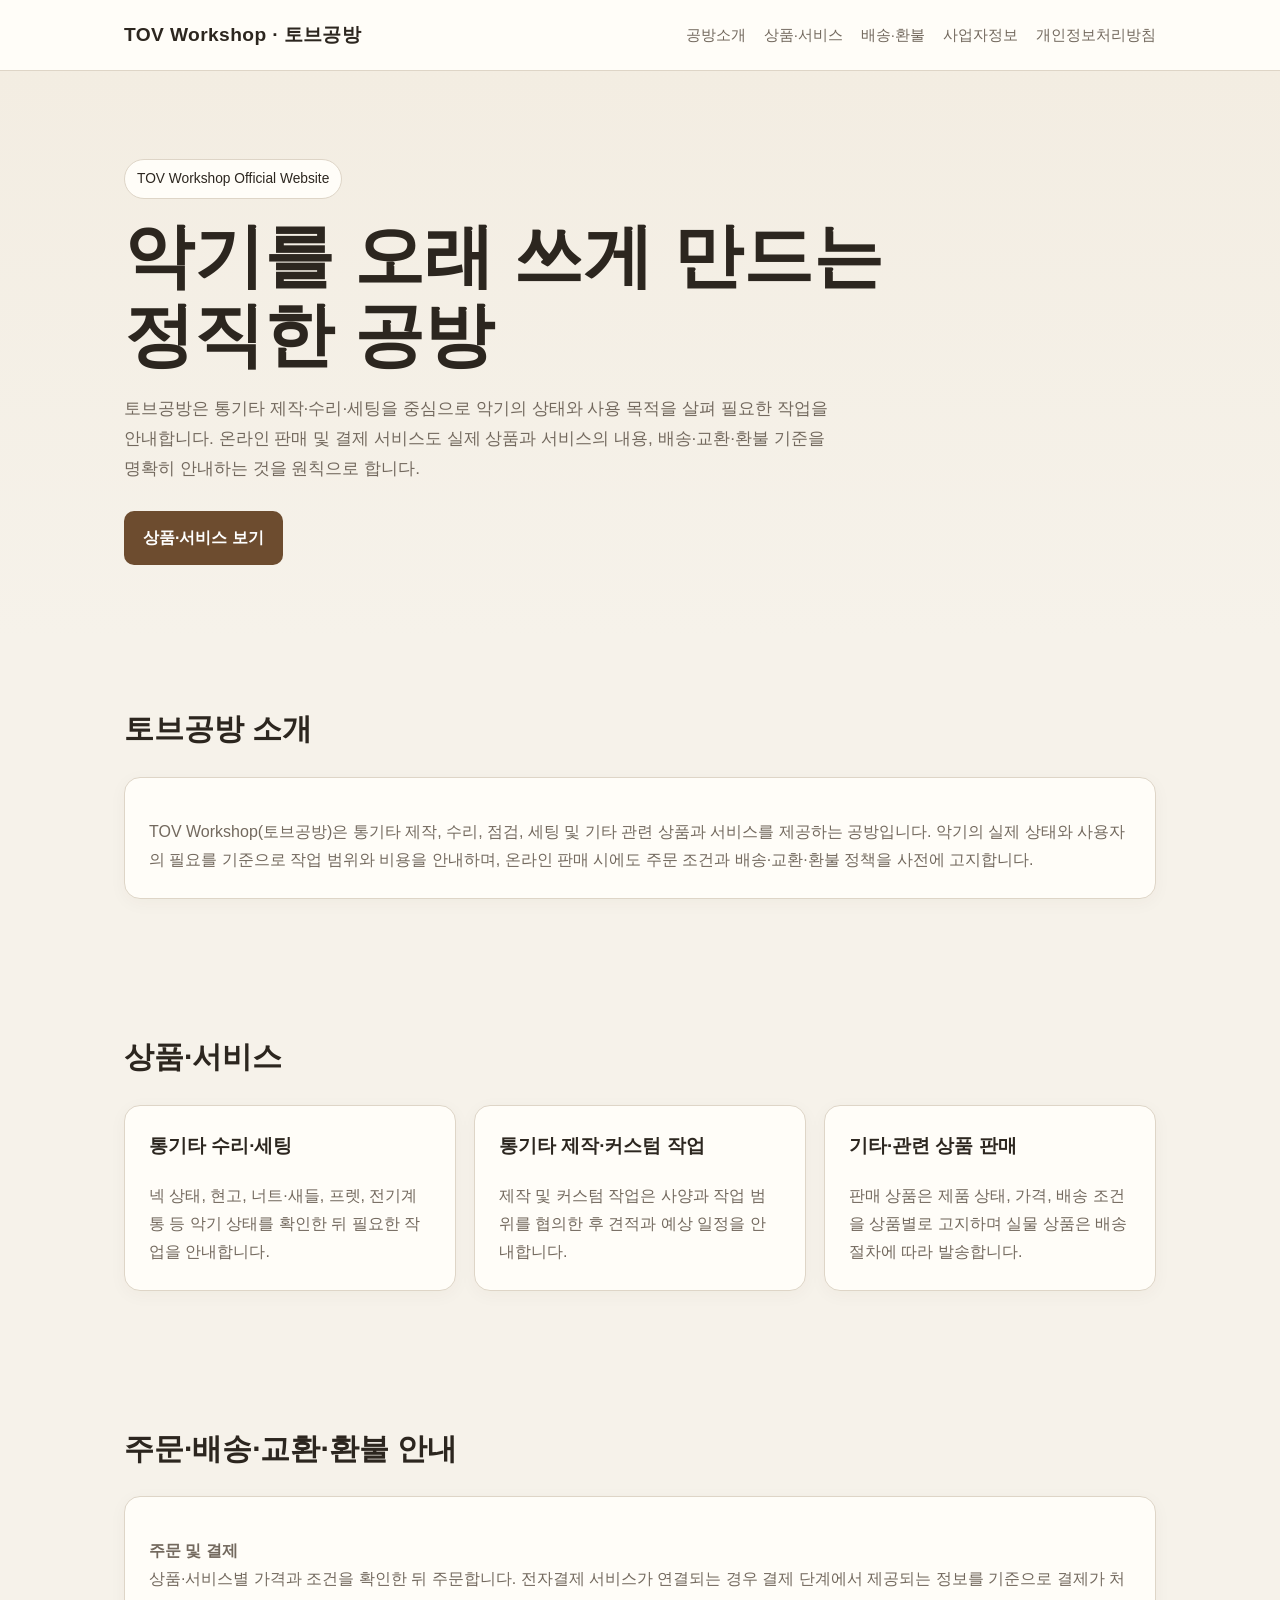
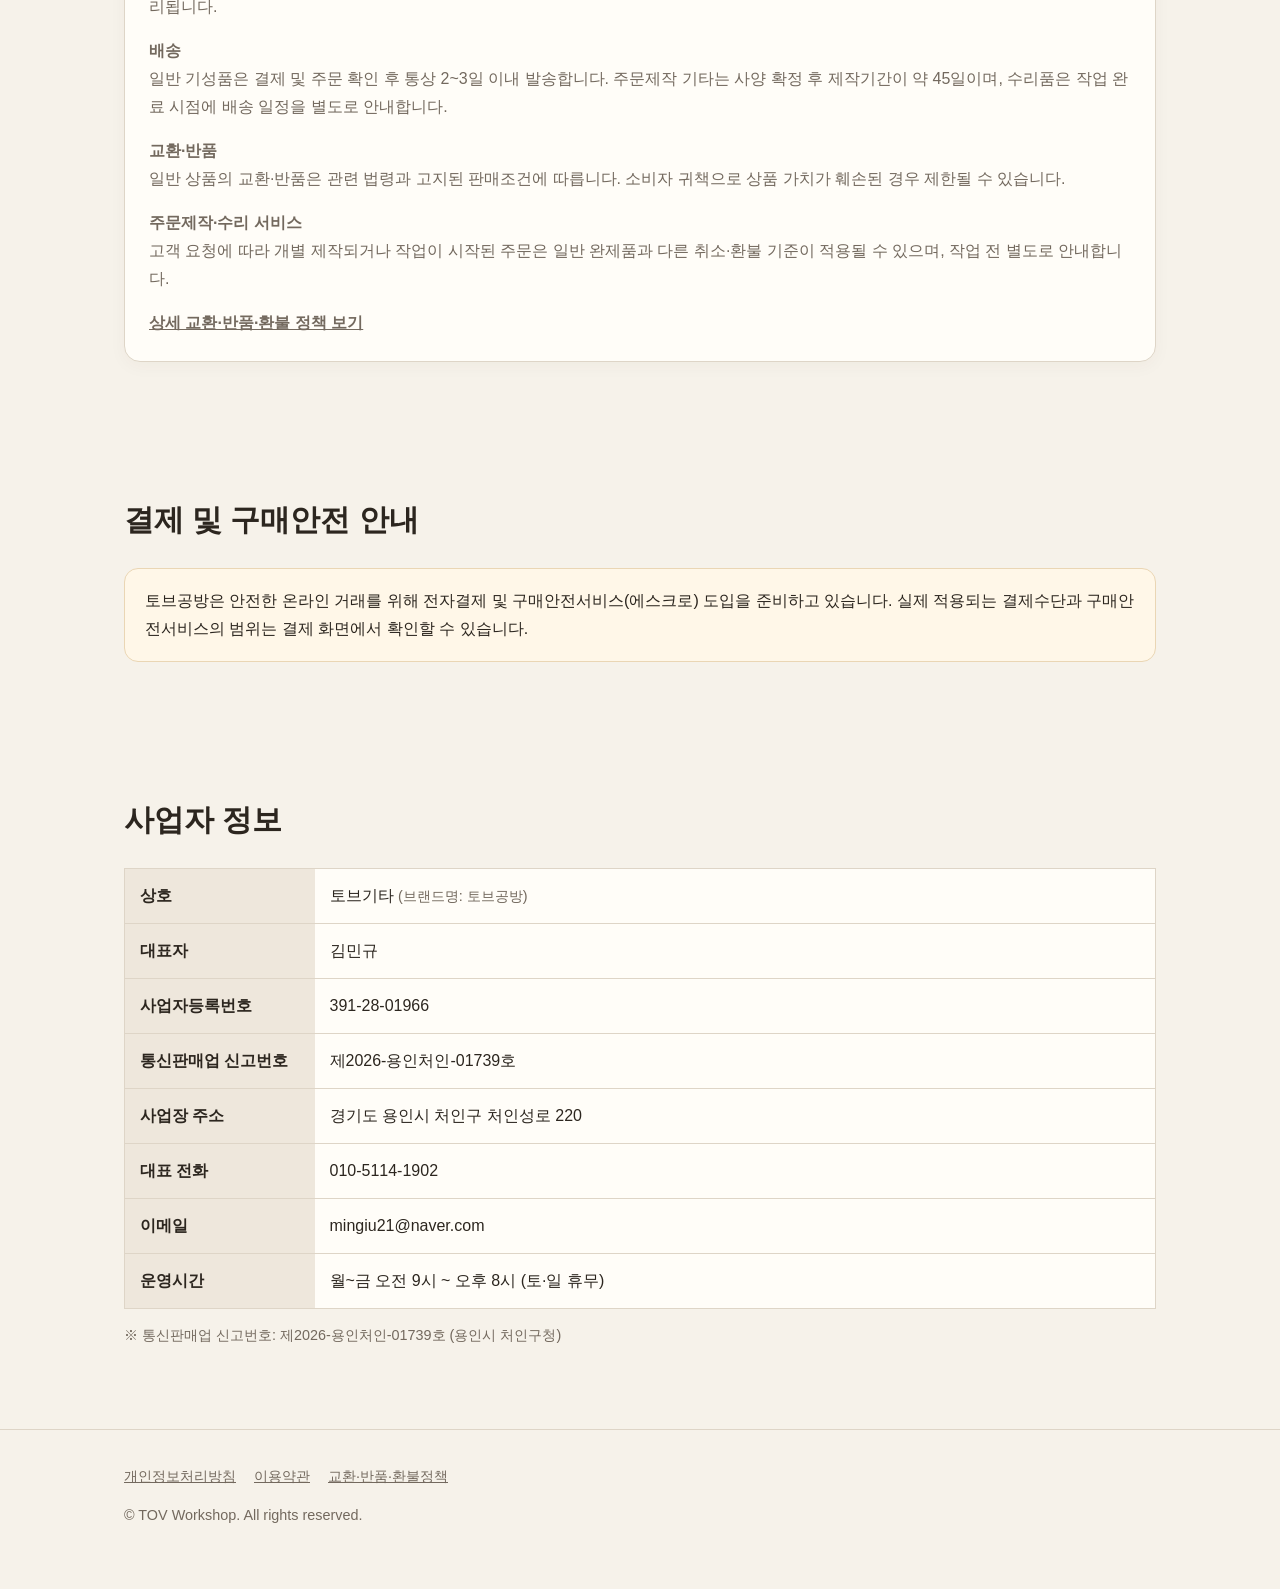
<file: index.html>
<!doctype html>
<html lang="ko">
<head>
<meta charset="utf-8">
<meta name="viewport" content="width=device-width,initial-scale=1">
<title>TOV Workshop | 토브공방</title>
<meta name="description" content="토브공방 공식 홈페이지. 통기타 제작, 수리, 세팅 및 관련 상품·서비스 안내.">
<link rel="stylesheet" href="style.css">
</head>
<body>
<header>
  <div class="wrap nav">
    <div class="brand">TOV Workshop · 토브공방</div>
    <nav class="navlinks">
      <a href="#about">공방소개</a>
      <a href="#service">상품·서비스</a>
      <a href="#guide">배송·환불</a>
      <a href="#business">사업자정보</a>
      <a href="privacy.html">개인정보처리방침</a>
    </nav>
  </div>
</header>

<main>
<section class="hero">
  <div class="wrap">
    <span class="badge">TOV Workshop Official Website</span>
    <h1>악기를 오래 쓰게 만드는<br>정직한 공방</h1>
    <p>
      토브공방은 통기타 제작·수리·세팅을 중심으로 악기의 상태와 사용 목적을 살펴
      필요한 작업을 안내합니다. 온라인 판매 및 결제 서비스도 실제 상품과 서비스의
      내용, 배송·교환·환불 기준을 명확히 안내하는 것을 원칙으로 합니다.
    </p>
    <a class="cta" href="#service">상품·서비스 보기</a>
  </div>
</section>

<section id="about">
  <div class="wrap">
    <h2>토브공방 소개</h2>
    <div class="card">
      <p>
        TOV Workshop(토브공방)은 통기타 제작, 수리, 점검, 세팅 및 기타 관련 상품과
        서비스를 제공하는 공방입니다. 악기의 실제 상태와 사용자의 필요를 기준으로
        작업 범위와 비용을 안내하며, 온라인 판매 시에도 주문 조건과 배송·교환·환불
        정책을 사전에 고지합니다.
      </p>
    </div>
  </div>
</section>

<section id="service">
  <div class="wrap">
    <h2>상품·서비스</h2>
    <div class="grid">
      <article class="card">
        <h3>통기타 수리·세팅</h3>
        <p>넥 상태, 현고, 너트·새들, 프렛, 전기계통 등 악기 상태를 확인한 뒤 필요한 작업을 안내합니다.</p>
      </article>
      <article class="card">
        <h3>통기타 제작·커스텀 작업</h3>
        <p>제작 및 커스텀 작업은 사양과 작업 범위를 협의한 후 견적과 예상 일정을 안내합니다.</p>
      </article>
      <article class="card">
        <h3>기타·관련 상품 판매</h3>
        <p>판매 상품은 제품 상태, 가격, 배송 조건을 상품별로 고지하며 실물 상품은 배송 절차에 따라 발송합니다.</p>
      </article>
    </div>
  </div>
</section>

<section id="guide">
  <div class="wrap">
    <h2>주문·배송·교환·환불 안내</h2>
    <div class="card">
      <p><strong>주문 및 결제</strong><br>
      상품·서비스별 가격과 조건을 확인한 뒤 주문합니다. 전자결제 서비스가 연결되는 경우 결제 단계에서 제공되는 정보를 기준으로 결제가 처리됩니다.</p>
      <p><strong>배송</strong><br>
      일반 기성품은 결제 및 주문 확인 후 통상 2~3일 이내 발송합니다. 주문제작 기타는 사양 확정 후 제작기간이 약 45일이며, 수리품은 작업 완료 시점에 배송 일정을 별도로 안내합니다.</p>
      <p><strong>교환·반품</strong><br>
      일반 상품의 교환·반품은 관련 법령과 고지된 판매조건에 따릅니다. 소비자 귀책으로 상품 가치가 훼손된 경우 제한될 수 있습니다.</p>
      <p><strong>주문제작·수리 서비스</strong><br>
      고객 요청에 따라 개별 제작되거나 작업이 시작된 주문은 일반 완제품과 다른 취소·환불 기준이 적용될 수 있으며, 작업 전 별도로 안내합니다.</p>
      <p><a href="refund.html"><strong>상세 교환·반품·환불 정책 보기</strong></a></p>
    </div>
  </div>
</section>

<section id="escrow">
  <div class="wrap">
    <h2>결제 및 구매안전 안내</h2>
    <div class="notice">
      토브공방은 안전한 온라인 거래를 위해 전자결제 및 구매안전서비스(에스크로) 도입을 준비하고 있습니다.
      실제 적용되는 결제수단과 구매안전서비스의 범위는 결제 화면에서 확인할 수 있습니다.
    </div>
  </div>
</section>

<section id="business">
  <div class="wrap">
    <h2>사업자 정보</h2>
    <table class="info">
      <tr><th>상호</th><td>토브기타 <span class="small">(브랜드명: 토브공방)</span></td></tr>
      <tr><th>대표자</th><td>김민규</td></tr>
      <tr><th>사업자등록번호</th><td>391-28-01966</td></tr>
      <tr><th>통신판매업 신고번호</th><td>제2026-용인처인-01739호</td></tr>
      <tr><th>사업장 주소</th><td>경기도 용인시 처인구 처인성로 220</td></tr>
      <tr><th>대표 전화</th><td>010-5114-1902</td></tr>
      <tr><th>이메일</th><td>mingiu21@naver.com</td></tr>
      <tr><th>운영시간</th><td>월~금 오전 9시 ~ 오후 8시 (토·일 휴무)</td></tr>
    </table>
    <p class="small">※ 통신판매업 신고번호: 제2026-용인처인-01739호 (용인시 처인구청)</p>
  </div>
</section>
</main>

<footer>
  <div class="wrap">
    <div>
      <a href="privacy.html">개인정보처리방침</a>
      <a href="terms.html">이용약관</a>
      <a href="refund.html">교환·반품·환불정책</a>
    </div>
    <p>© TOV Workshop. All rights reserved.</p>
  </div>
</footer>
</body>
</html>
</file>
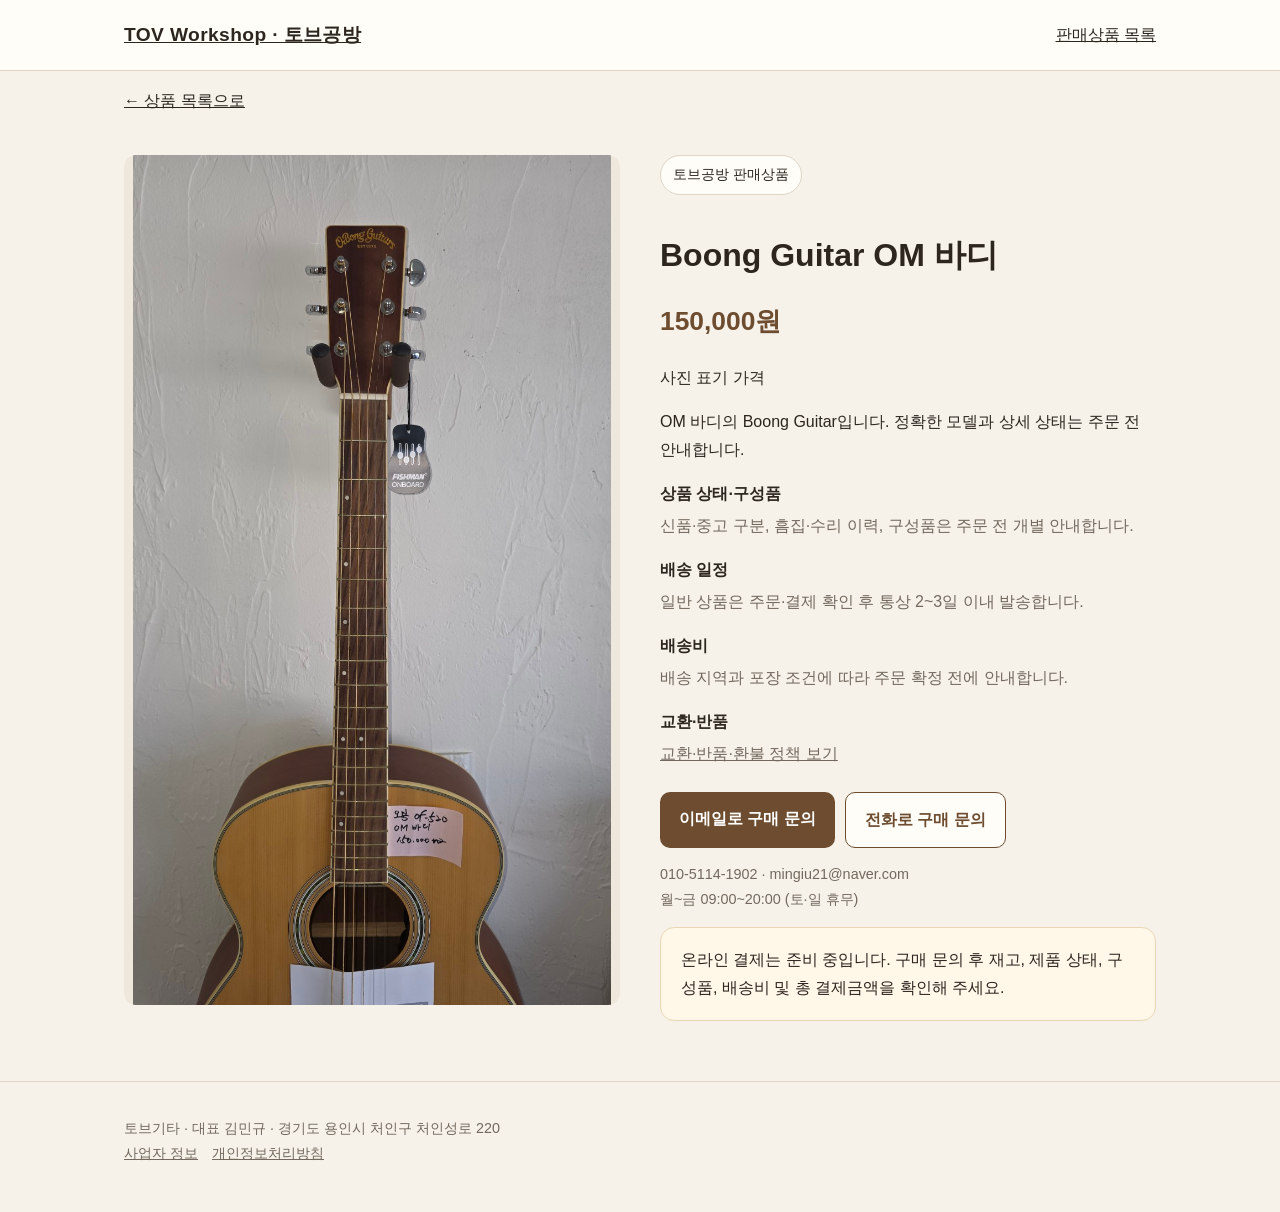
<file: boong-om.html>
<!doctype html><html lang="ko"><head><meta charset="utf-8"><meta name="viewport" content="width=device-width,initial-scale=1"><title>Boong Guitar OM 바디 | 토브공방</title><link rel="stylesheet" href="style.css"></head><body><header><div class="wrap nav"><a class="brand" href="index.html">TOV Workshop · 토브공방</a><a href="index.html#products">판매상품 목록</a></div></header><main class="wrap"><p><a href="index.html#products">← 상품 목록으로</a></p><div class="product-detail"><a href="images/boong-om.jpg" aria-label="상품 원본 사진 크게 보기"><img class="detail-photo" src="images/boong-om.jpg" alt="Boong Guitar OM 바디 실제 판매 사진"></a><div><span class="badge">토브공방 판매상품</span><h1>Boong Guitar OM 바디</h1><p class="price">150,000원</p><p>사진 표기 가격</p><p>OM 바디의 Boong Guitar입니다. 정확한 모델과 상세 상태는 주문 전 안내합니다.</p><dl><dt>상품 상태·구성품</dt><dd>신품·중고 구분, 흠집·수리 이력, 구성품은 주문 전 개별 안내합니다.</dd><dt>배송 일정</dt><dd>일반 상품은 주문·결제 확인 후 통상 2~3일 이내 발송합니다.</dd><dt>배송비</dt><dd>배송 지역과 포장 조건에 따라 주문 확정 전에 안내합니다.</dd><dt>교환·반품</dt><dd><a href="refund.html">교환·반품·환불 정책 보기</a></dd></dl><div class="actions"><a class="cta" href="mailto:mingiu21@naver.com?subject=%5B%EC%83%81%ED%92%88%20%EA%B5%AC%EB%A7%A4%20%EB%AC%B8%EC%9D%98%5D%20Boong%20Guitar%20OM%20%EB%B0%94%EB%94%94%20150%2C000%EC%9B%90">이메일로 구매 문의</a><a class="cta secondary" href="tel:01051141902">전화로 구매 문의</a></div><p class="small">010-5114-1902 · mingiu21@naver.com<br>월~금 09:00~20:00 (토·일 휴무)</p><div class="notice">온라인 결제는 준비 중입니다. 구매 문의 후 재고, 제품 상태, 구성품, 배송비 및 총 결제금액을 확인해 주세요.</div></div></div></main><footer><div class="wrap">토브기타 · 대표 김민규 · 경기도 용인시 처인구 처인성로 220<br><a href="index.html#business">사업자 정보</a><a href="privacy.html">개인정보처리방침</a></div></footer></body></html>
</file>
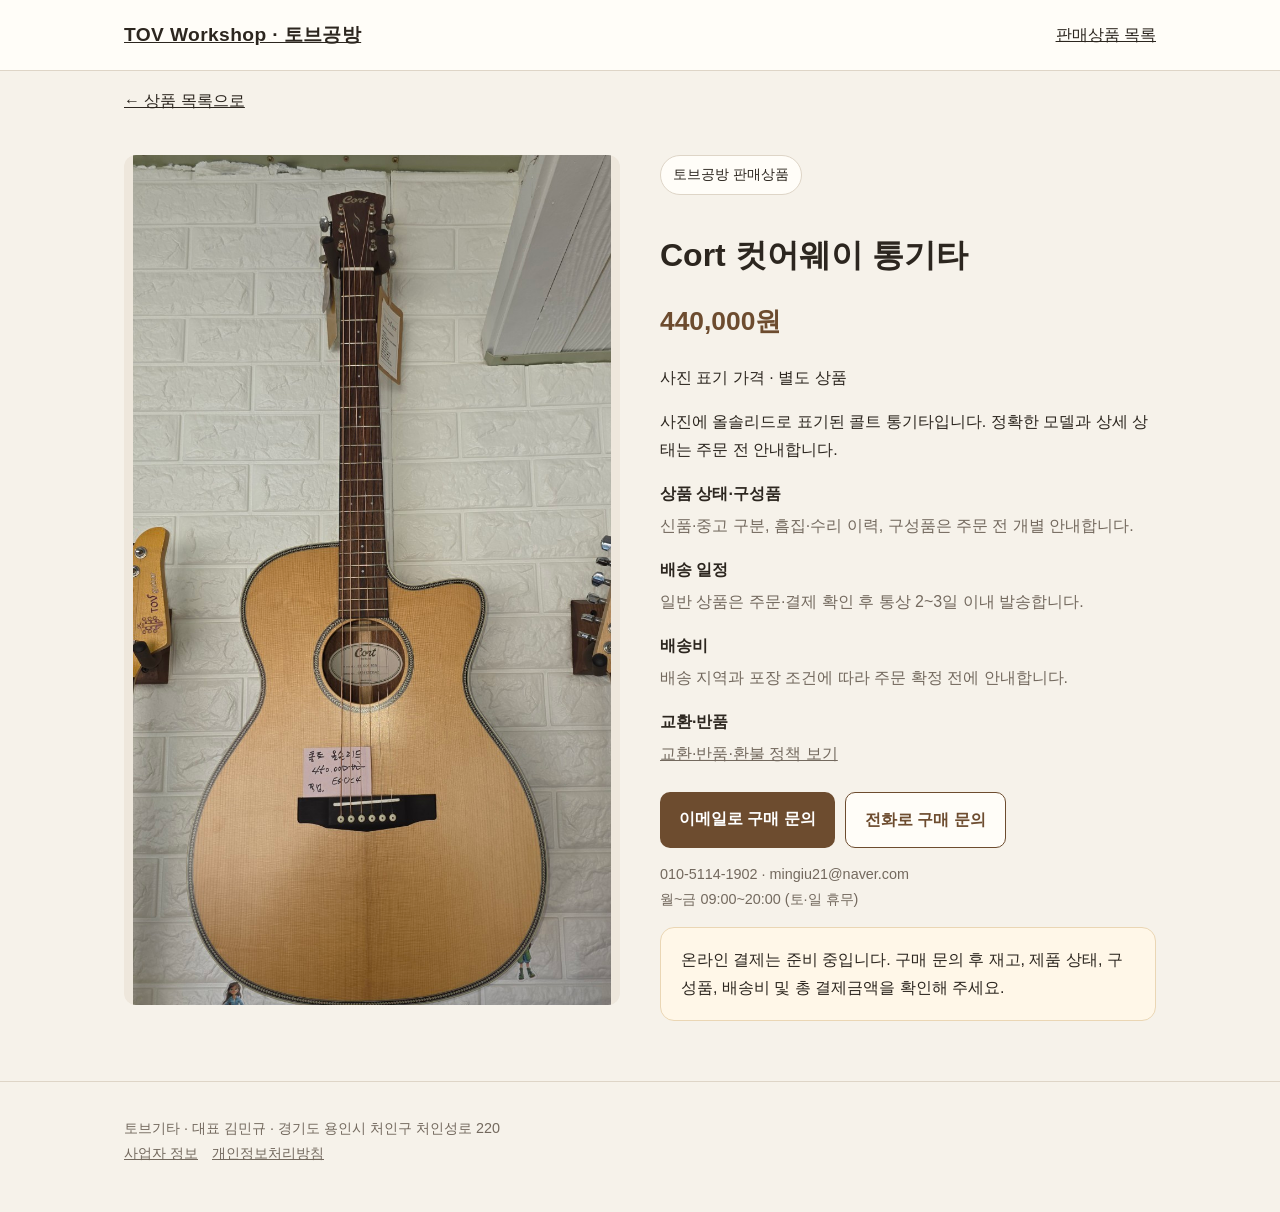
<file: cort-cutaway-44.html>
<!doctype html><html lang="ko"><head><meta charset="utf-8"><meta name="viewport" content="width=device-width,initial-scale=1"><title>Cort 컷어웨이 통기타 | 토브공방</title><link rel="stylesheet" href="style.css"></head><body><header><div class="wrap nav"><a class="brand" href="index.html">TOV Workshop · 토브공방</a><a href="index.html#products">판매상품 목록</a></div></header><main class="wrap"><p><a href="index.html#products">← 상품 목록으로</a></p><div class="product-detail"><a href="images/cort-cutaway-44.jpg" aria-label="상품 원본 사진 크게 보기"><img class="detail-photo" src="images/cort-cutaway-44.jpg" alt="Cort 컷어웨이 통기타 실제 판매 사진"></a><div><span class="badge">토브공방 판매상품</span><h1>Cort 컷어웨이 통기타</h1><p class="price">440,000원</p><p>사진 표기 가격 · 별도 상품</p><p>사진에 올솔리드로 표기된 콜트 통기타입니다. 정확한 모델과 상세 상태는 주문 전 안내합니다.</p><dl><dt>상품 상태·구성품</dt><dd>신품·중고 구분, 흠집·수리 이력, 구성품은 주문 전 개별 안내합니다.</dd><dt>배송 일정</dt><dd>일반 상품은 주문·결제 확인 후 통상 2~3일 이내 발송합니다.</dd><dt>배송비</dt><dd>배송 지역과 포장 조건에 따라 주문 확정 전에 안내합니다.</dd><dt>교환·반품</dt><dd><a href="refund.html">교환·반품·환불 정책 보기</a></dd></dl><div class="actions"><a class="cta" href="mailto:mingiu21@naver.com?subject=%5B%EC%83%81%ED%92%88%20%EA%B5%AC%EB%A7%A4%20%EB%AC%B8%EC%9D%98%5D%20Cort%20%EC%BB%B7%EC%96%B4%EC%9B%A8%EC%9D%B4%20%ED%86%B5%EA%B8%B0%ED%83%80%20440%2C000%EC%9B%90">이메일로 구매 문의</a><a class="cta secondary" href="tel:01051141902">전화로 구매 문의</a></div><p class="small">010-5114-1902 · mingiu21@naver.com<br>월~금 09:00~20:00 (토·일 휴무)</p><div class="notice">온라인 결제는 준비 중입니다. 구매 문의 후 재고, 제품 상태, 구성품, 배송비 및 총 결제금액을 확인해 주세요.</div></div></div></main><footer><div class="wrap">토브기타 · 대표 김민규 · 경기도 용인시 처인구 처인성로 220<br><a href="index.html#business">사업자 정보</a><a href="privacy.html">개인정보처리방침</a></div></footer></body></html>
</file>
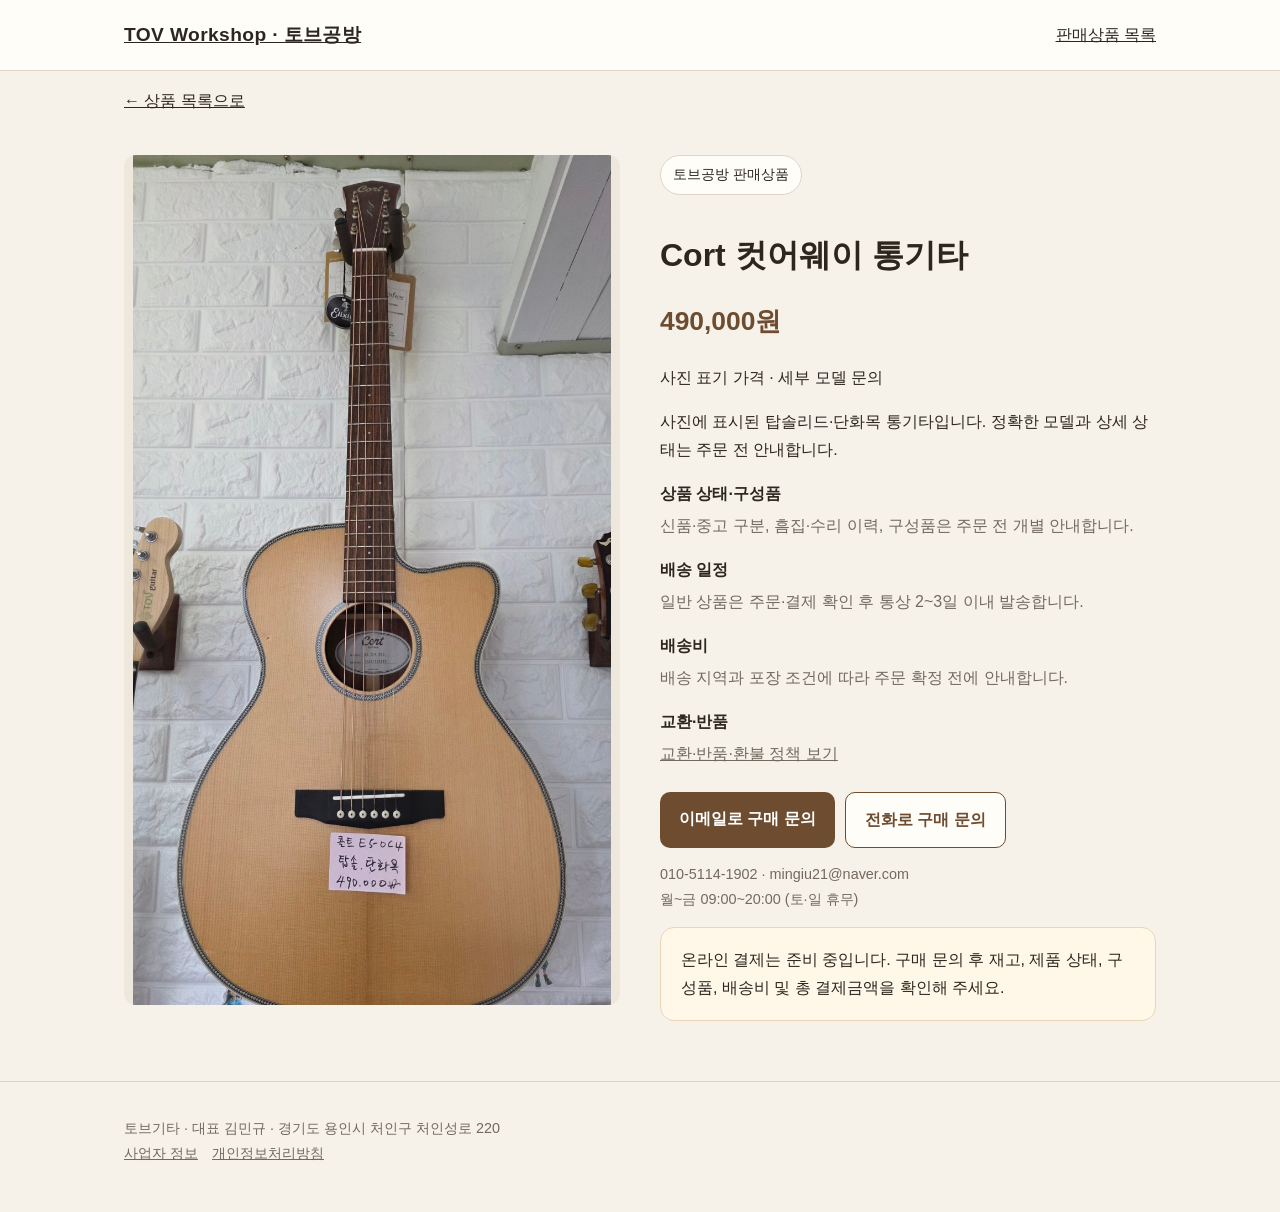
<file: cort-cutaway-49.html>
<!doctype html><html lang="ko"><head><meta charset="utf-8"><meta name="viewport" content="width=device-width,initial-scale=1"><title>Cort 컷어웨이 통기타 | 토브공방</title><link rel="stylesheet" href="style.css"></head><body><header><div class="wrap nav"><a class="brand" href="index.html">TOV Workshop · 토브공방</a><a href="index.html#products">판매상품 목록</a></div></header><main class="wrap"><p><a href="index.html#products">← 상품 목록으로</a></p><div class="product-detail"><a href="images/cort-cutaway-49.jpg" aria-label="상품 원본 사진 크게 보기"><img class="detail-photo" src="images/cort-cutaway-49.jpg" alt="Cort 컷어웨이 통기타 실제 판매 사진"></a><div><span class="badge">토브공방 판매상품</span><h1>Cort 컷어웨이 통기타</h1><p class="price">490,000원</p><p>사진 표기 가격 · 세부 모델 문의</p><p>사진에 표시된 탑솔리드·단화목 통기타입니다. 정확한 모델과 상세 상태는 주문 전 안내합니다.</p><dl><dt>상품 상태·구성품</dt><dd>신품·중고 구분, 흠집·수리 이력, 구성품은 주문 전 개별 안내합니다.</dd><dt>배송 일정</dt><dd>일반 상품은 주문·결제 확인 후 통상 2~3일 이내 발송합니다.</dd><dt>배송비</dt><dd>배송 지역과 포장 조건에 따라 주문 확정 전에 안내합니다.</dd><dt>교환·반품</dt><dd><a href="refund.html">교환·반품·환불 정책 보기</a></dd></dl><div class="actions"><a class="cta" href="mailto:mingiu21@naver.com?subject=%5B%EC%83%81%ED%92%88%20%EA%B5%AC%EB%A7%A4%20%EB%AC%B8%EC%9D%98%5D%20Cort%20%EC%BB%B7%EC%96%B4%EC%9B%A8%EC%9D%B4%20%ED%86%B5%EA%B8%B0%ED%83%80%20490%2C000%EC%9B%90">이메일로 구매 문의</a><a class="cta secondary" href="tel:01051141902">전화로 구매 문의</a></div><p class="small">010-5114-1902 · mingiu21@naver.com<br>월~금 09:00~20:00 (토·일 휴무)</p><div class="notice">온라인 결제는 준비 중입니다. 구매 문의 후 재고, 제품 상태, 구성품, 배송비 및 총 결제금액을 확인해 주세요.</div></div></div></main><footer><div class="wrap">토브기타 · 대표 김민규 · 경기도 용인시 처인구 처인성로 220<br><a href="index.html#business">사업자 정보</a><a href="privacy.html">개인정보처리방침</a></div></footer></body></html>
</file>
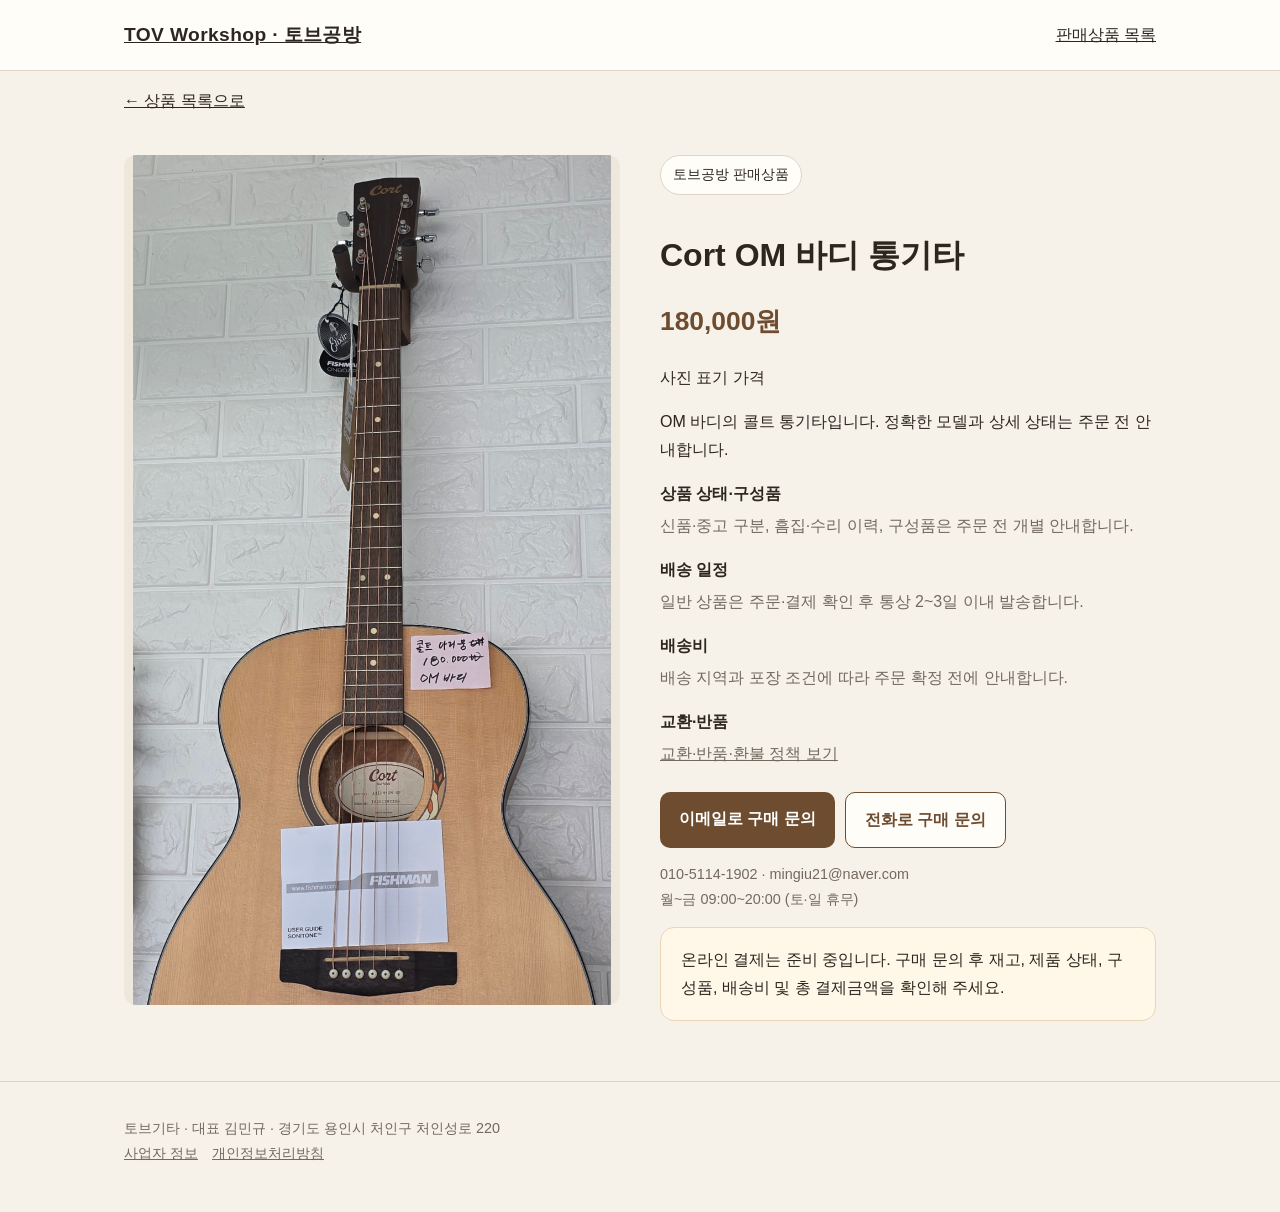
<file: cort-om.html>
<!doctype html><html lang="ko"><head><meta charset="utf-8"><meta name="viewport" content="width=device-width,initial-scale=1"><title>Cort OM 바디 통기타 | 토브공방</title><link rel="stylesheet" href="style.css"></head><body><header><div class="wrap nav"><a class="brand" href="index.html">TOV Workshop · 토브공방</a><a href="index.html#products">판매상품 목록</a></div></header><main class="wrap"><p><a href="index.html#products">← 상품 목록으로</a></p><div class="product-detail"><a href="images/cort-om.jpg" aria-label="상품 원본 사진 크게 보기"><img class="detail-photo" src="images/cort-om.jpg" alt="Cort OM 바디 통기타 실제 판매 사진"></a><div><span class="badge">토브공방 판매상품</span><h1>Cort OM 바디 통기타</h1><p class="price">180,000원</p><p>사진 표기 가격</p><p>OM 바디의 콜트 통기타입니다. 정확한 모델과 상세 상태는 주문 전 안내합니다.</p><dl><dt>상품 상태·구성품</dt><dd>신품·중고 구분, 흠집·수리 이력, 구성품은 주문 전 개별 안내합니다.</dd><dt>배송 일정</dt><dd>일반 상품은 주문·결제 확인 후 통상 2~3일 이내 발송합니다.</dd><dt>배송비</dt><dd>배송 지역과 포장 조건에 따라 주문 확정 전에 안내합니다.</dd><dt>교환·반품</dt><dd><a href="refund.html">교환·반품·환불 정책 보기</a></dd></dl><div class="actions"><a class="cta" href="mailto:mingiu21@naver.com?subject=%5B%EC%83%81%ED%92%88%20%EA%B5%AC%EB%A7%A4%20%EB%AC%B8%EC%9D%98%5D%20Cort%20OM%20%EB%B0%94%EB%94%94%20%ED%86%B5%EA%B8%B0%ED%83%80%20180%2C000%EC%9B%90">이메일로 구매 문의</a><a class="cta secondary" href="tel:01051141902">전화로 구매 문의</a></div><p class="small">010-5114-1902 · mingiu21@naver.com<br>월~금 09:00~20:00 (토·일 휴무)</p><div class="notice">온라인 결제는 준비 중입니다. 구매 문의 후 재고, 제품 상태, 구성품, 배송비 및 총 결제금액을 확인해 주세요.</div></div></div></main><footer><div class="wrap">토브기타 · 대표 김민규 · 경기도 용인시 처인구 처인성로 220<br><a href="index.html#business">사업자 정보</a><a href="privacy.html">개인정보처리방침</a></div></footer></body></html>
</file>
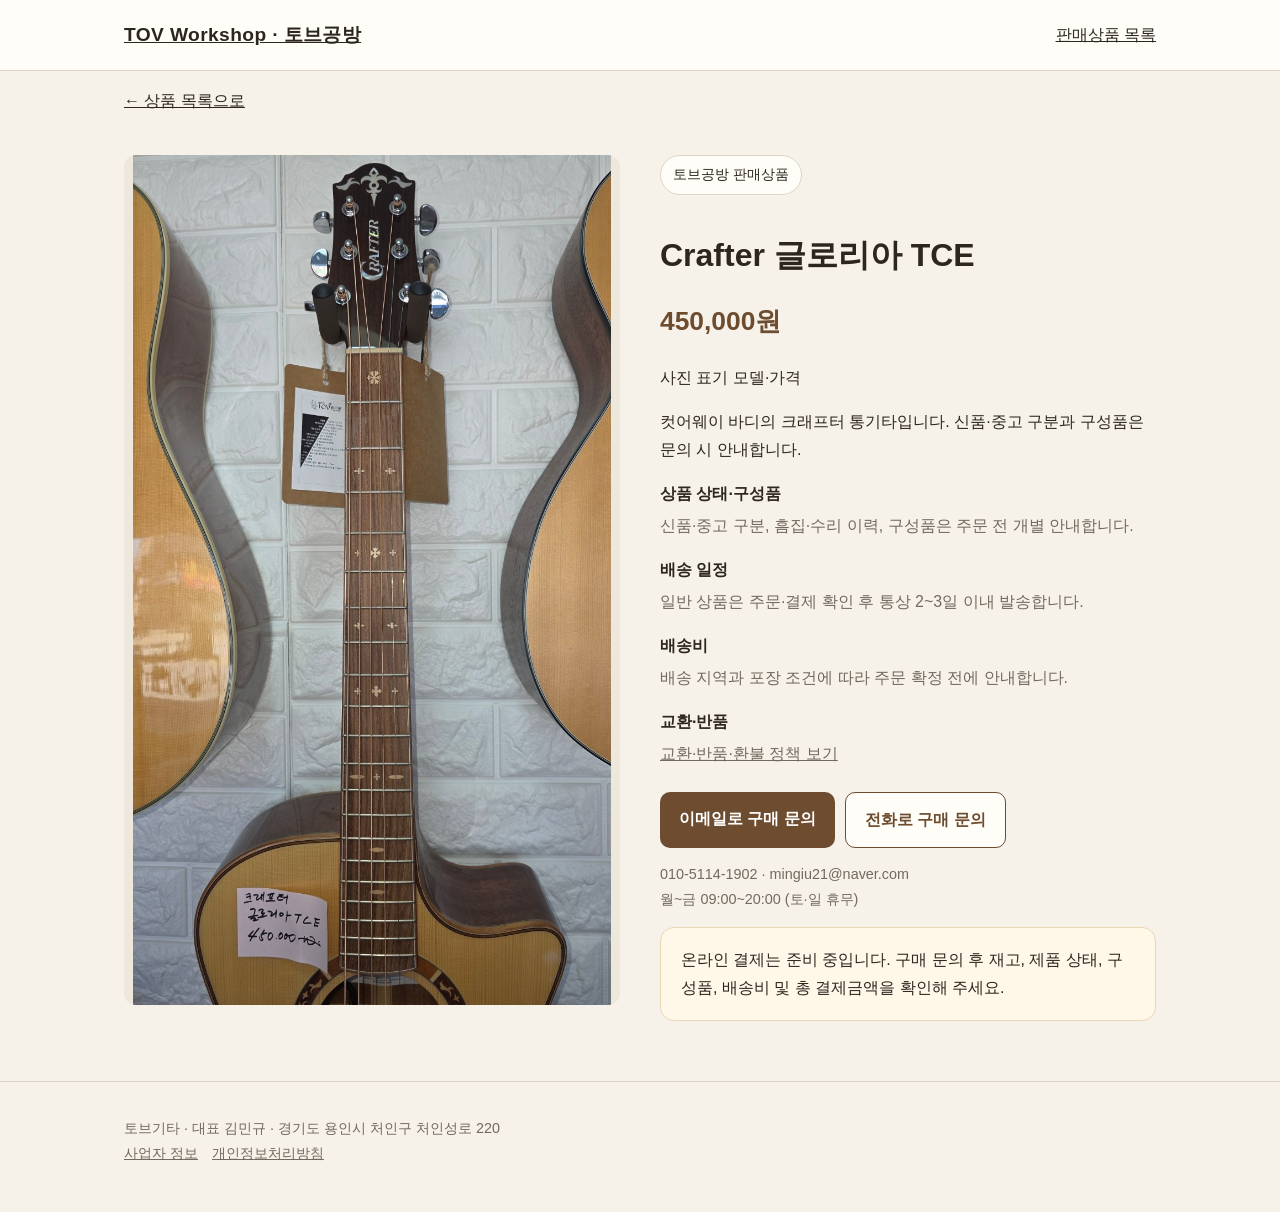
<file: crafter.html>
<!doctype html><html lang="ko"><head><meta charset="utf-8"><meta name="viewport" content="width=device-width,initial-scale=1"><title>Crafter 글로리아 TCE | 토브공방</title><link rel="stylesheet" href="style.css"></head><body><header><div class="wrap nav"><a class="brand" href="index.html">TOV Workshop · 토브공방</a><a href="index.html#products">판매상품 목록</a></div></header><main class="wrap"><p><a href="index.html#products">← 상품 목록으로</a></p><div class="product-detail"><a href="images/crafter.jpg" aria-label="상품 원본 사진 크게 보기"><img class="detail-photo" src="images/crafter.jpg" alt="Crafter 글로리아 TCE 실제 판매 사진"></a><div><span class="badge">토브공방 판매상품</span><h1>Crafter 글로리아 TCE</h1><p class="price">450,000원</p><p>사진 표기 모델·가격</p><p>컷어웨이 바디의 크래프터 통기타입니다. 신품·중고 구분과 구성품은 문의 시 안내합니다.</p><dl><dt>상품 상태·구성품</dt><dd>신품·중고 구분, 흠집·수리 이력, 구성품은 주문 전 개별 안내합니다.</dd><dt>배송 일정</dt><dd>일반 상품은 주문·결제 확인 후 통상 2~3일 이내 발송합니다.</dd><dt>배송비</dt><dd>배송 지역과 포장 조건에 따라 주문 확정 전에 안내합니다.</dd><dt>교환·반품</dt><dd><a href="refund.html">교환·반품·환불 정책 보기</a></dd></dl><div class="actions"><a class="cta" href="mailto:mingiu21@naver.com?subject=%5B%EC%83%81%ED%92%88%20%EA%B5%AC%EB%A7%A4%20%EB%AC%B8%EC%9D%98%5D%20Crafter%20%EA%B8%80%EB%A1%9C%EB%A6%AC%EC%95%84%20TCE%20450%2C000%EC%9B%90">이메일로 구매 문의</a><a class="cta secondary" href="tel:01051141902">전화로 구매 문의</a></div><p class="small">010-5114-1902 · mingiu21@naver.com<br>월~금 09:00~20:00 (토·일 휴무)</p><div class="notice">온라인 결제는 준비 중입니다. 구매 문의 후 재고, 제품 상태, 구성품, 배송비 및 총 결제금액을 확인해 주세요.</div></div></div></main><footer><div class="wrap">토브기타 · 대표 김민규 · 경기도 용인시 처인구 처인성로 220<br><a href="index.html#business">사업자 정보</a><a href="privacy.html">개인정보처리방침</a></div></footer></body></html>
</file>
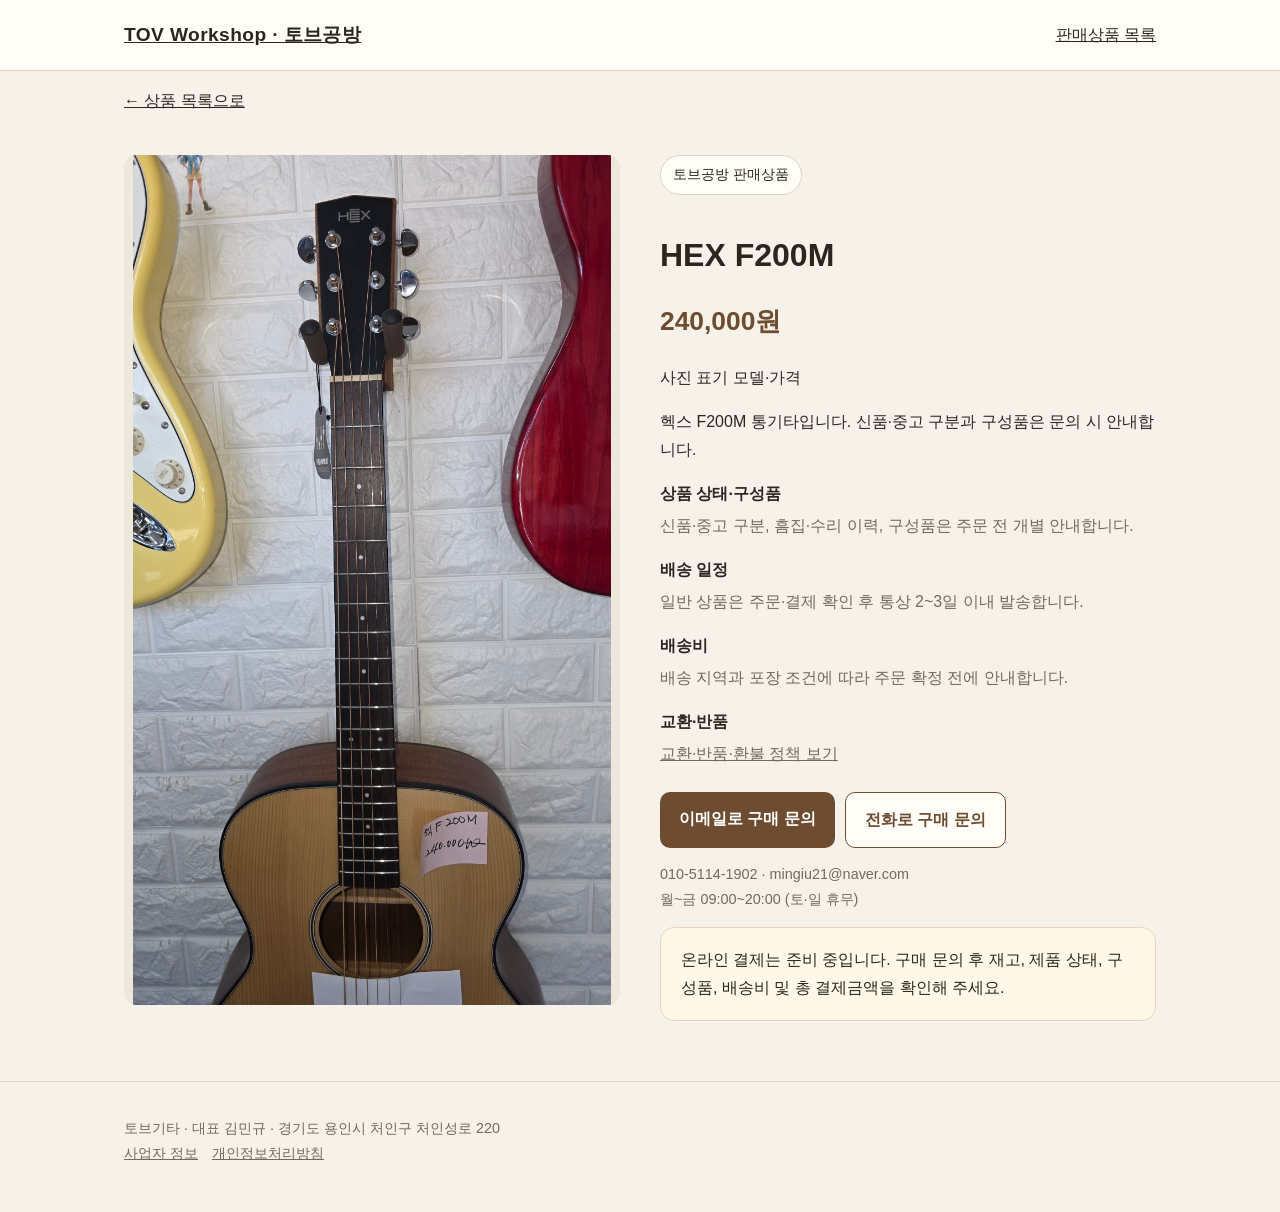
<file: hex-f200m.html>
<!doctype html><html lang="ko"><head><meta charset="utf-8"><meta name="viewport" content="width=device-width,initial-scale=1"><title>HEX F200M | 토브공방</title><link rel="stylesheet" href="style.css"></head><body><header><div class="wrap nav"><a class="brand" href="index.html">TOV Workshop · 토브공방</a><a href="index.html#products">판매상품 목록</a></div></header><main class="wrap"><p><a href="index.html#products">← 상품 목록으로</a></p><div class="product-detail"><a href="images/hex-f200m.jpg" aria-label="상품 원본 사진 크게 보기"><img class="detail-photo" src="images/hex-f200m.jpg" alt="HEX F200M 실제 판매 사진"></a><div><span class="badge">토브공방 판매상품</span><h1>HEX F200M</h1><p class="price">240,000원</p><p>사진 표기 모델·가격</p><p>헥스 F200M 통기타입니다. 신품·중고 구분과 구성품은 문의 시 안내합니다.</p><dl><dt>상품 상태·구성품</dt><dd>신품·중고 구분, 흠집·수리 이력, 구성품은 주문 전 개별 안내합니다.</dd><dt>배송 일정</dt><dd>일반 상품은 주문·결제 확인 후 통상 2~3일 이내 발송합니다.</dd><dt>배송비</dt><dd>배송 지역과 포장 조건에 따라 주문 확정 전에 안내합니다.</dd><dt>교환·반품</dt><dd><a href="refund.html">교환·반품·환불 정책 보기</a></dd></dl><div class="actions"><a class="cta" href="mailto:mingiu21@naver.com?subject=%5B%EC%83%81%ED%92%88%20%EA%B5%AC%EB%A7%A4%20%EB%AC%B8%EC%9D%98%5D%20HEX%20F200M%20240%2C000%EC%9B%90">이메일로 구매 문의</a><a class="cta secondary" href="tel:01051141902">전화로 구매 문의</a></div><p class="small">010-5114-1902 · mingiu21@naver.com<br>월~금 09:00~20:00 (토·일 휴무)</p><div class="notice">온라인 결제는 준비 중입니다. 구매 문의 후 재고, 제품 상태, 구성품, 배송비 및 총 결제금액을 확인해 주세요.</div></div></div></main><footer><div class="wrap">토브기타 · 대표 김민규 · 경기도 용인시 처인구 처인성로 220<br><a href="index.html#business">사업자 정보</a><a href="privacy.html">개인정보처리방침</a></div></footer></body></html>
</file>
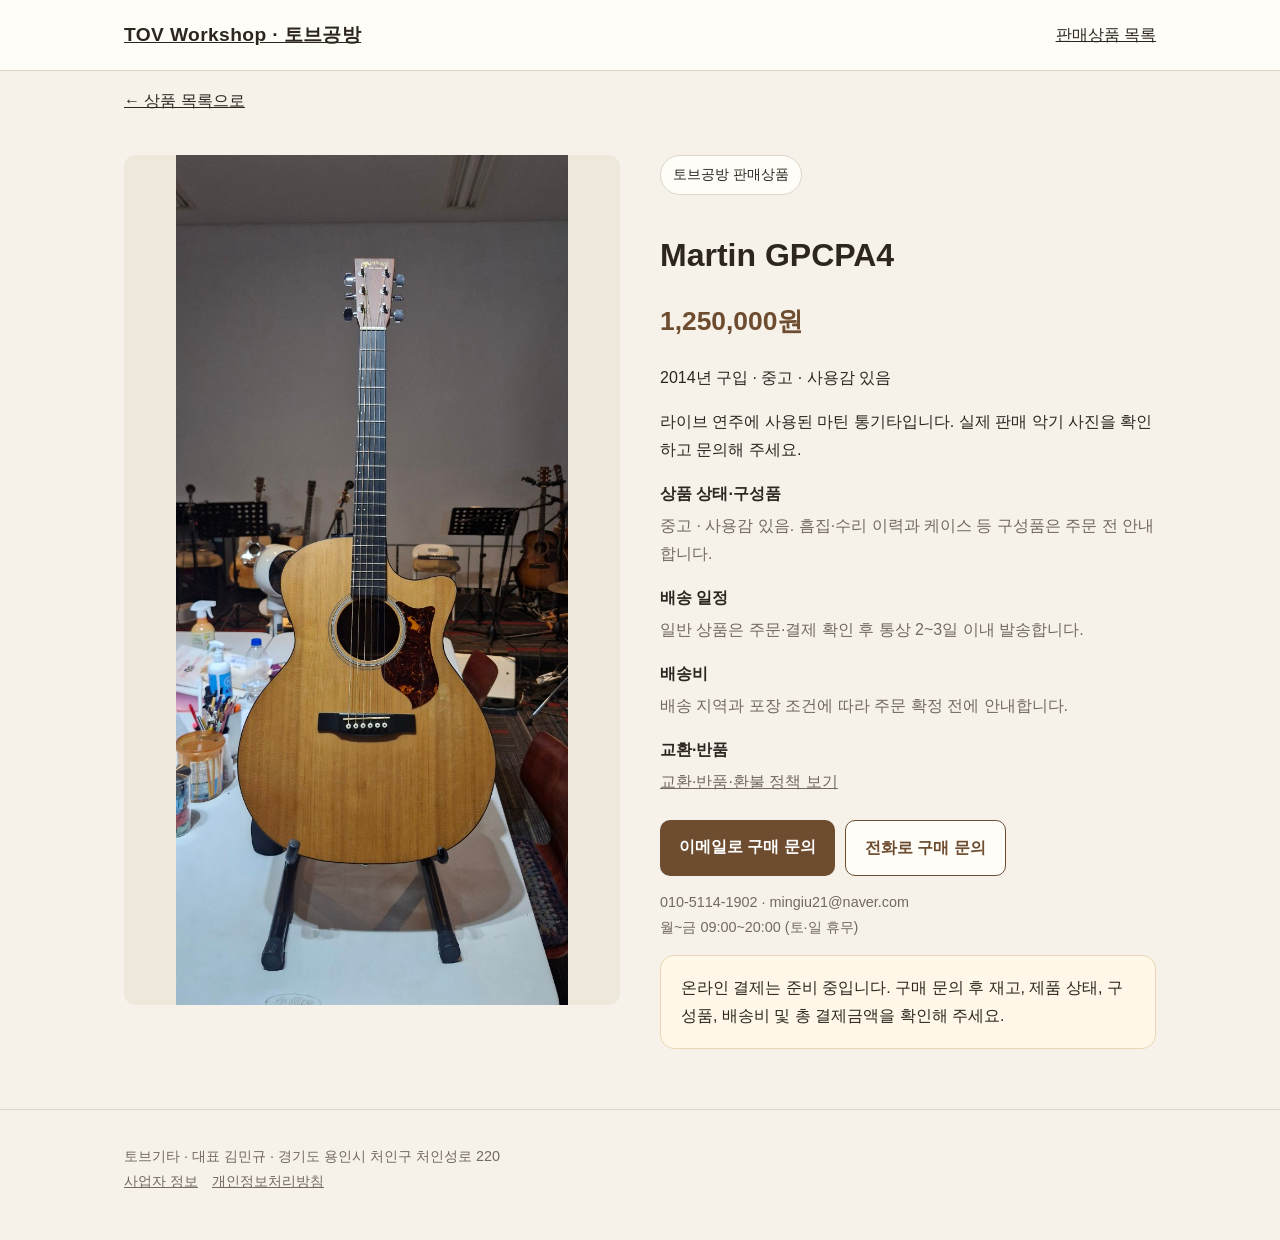
<file: martin-gpcpa4.html>
<!doctype html><html lang="ko"><head><meta charset="utf-8"><meta name="viewport" content="width=device-width,initial-scale=1"><title>Martin GPCPA4 | 토브공방</title><link rel="stylesheet" href="style.css"></head><body><header><div class="wrap nav"><a class="brand" href="index.html">TOV Workshop · 토브공방</a><a href="index.html#products">판매상품 목록</a></div></header><main class="wrap"><p><a href="index.html#products">← 상품 목록으로</a></p><div class="product-detail"><a href="images/martin-gpcpa4.jpg" aria-label="상품 원본 사진 크게 보기"><img class="detail-photo" src="images/martin-gpcpa4.jpg" alt="Martin GPCPA4 실제 판매 사진"></a><div><span class="badge">토브공방 판매상품</span><h1>Martin GPCPA4</h1><p class="price">1,250,000원</p><p>2014년 구입 · 중고 · 사용감 있음</p><p>라이브 연주에 사용된 마틴 통기타입니다. 실제 판매 악기 사진을 확인하고 문의해 주세요.</p><dl><dt>상품 상태·구성품</dt><dd>중고 · 사용감 있음. 흠집·수리 이력과 케이스 등 구성품은 주문 전 안내합니다.</dd><dt>배송 일정</dt><dd>일반 상품은 주문·결제 확인 후 통상 2~3일 이내 발송합니다.</dd><dt>배송비</dt><dd>배송 지역과 포장 조건에 따라 주문 확정 전에 안내합니다.</dd><dt>교환·반품</dt><dd><a href="refund.html">교환·반품·환불 정책 보기</a></dd></dl><div class="actions"><a class="cta" href="mailto:mingiu21@naver.com?subject=%5B%EC%83%81%ED%92%88%20%EA%B5%AC%EB%A7%A4%20%EB%AC%B8%EC%9D%98%5D%20Martin%20GPCPA4%201%2C250%2C000%EC%9B%90">이메일로 구매 문의</a><a class="cta secondary" href="tel:01051141902">전화로 구매 문의</a></div><p class="small">010-5114-1902 · mingiu21@naver.com<br>월~금 09:00~20:00 (토·일 휴무)</p><div class="notice">온라인 결제는 준비 중입니다. 구매 문의 후 재고, 제품 상태, 구성품, 배송비 및 총 결제금액을 확인해 주세요.</div></div></div></main><footer><div class="wrap">토브기타 · 대표 김민규 · 경기도 용인시 처인구 처인성로 220<br><a href="index.html#business">사업자 정보</a><a href="privacy.html">개인정보처리방침</a></div></footer></body></html>
</file>
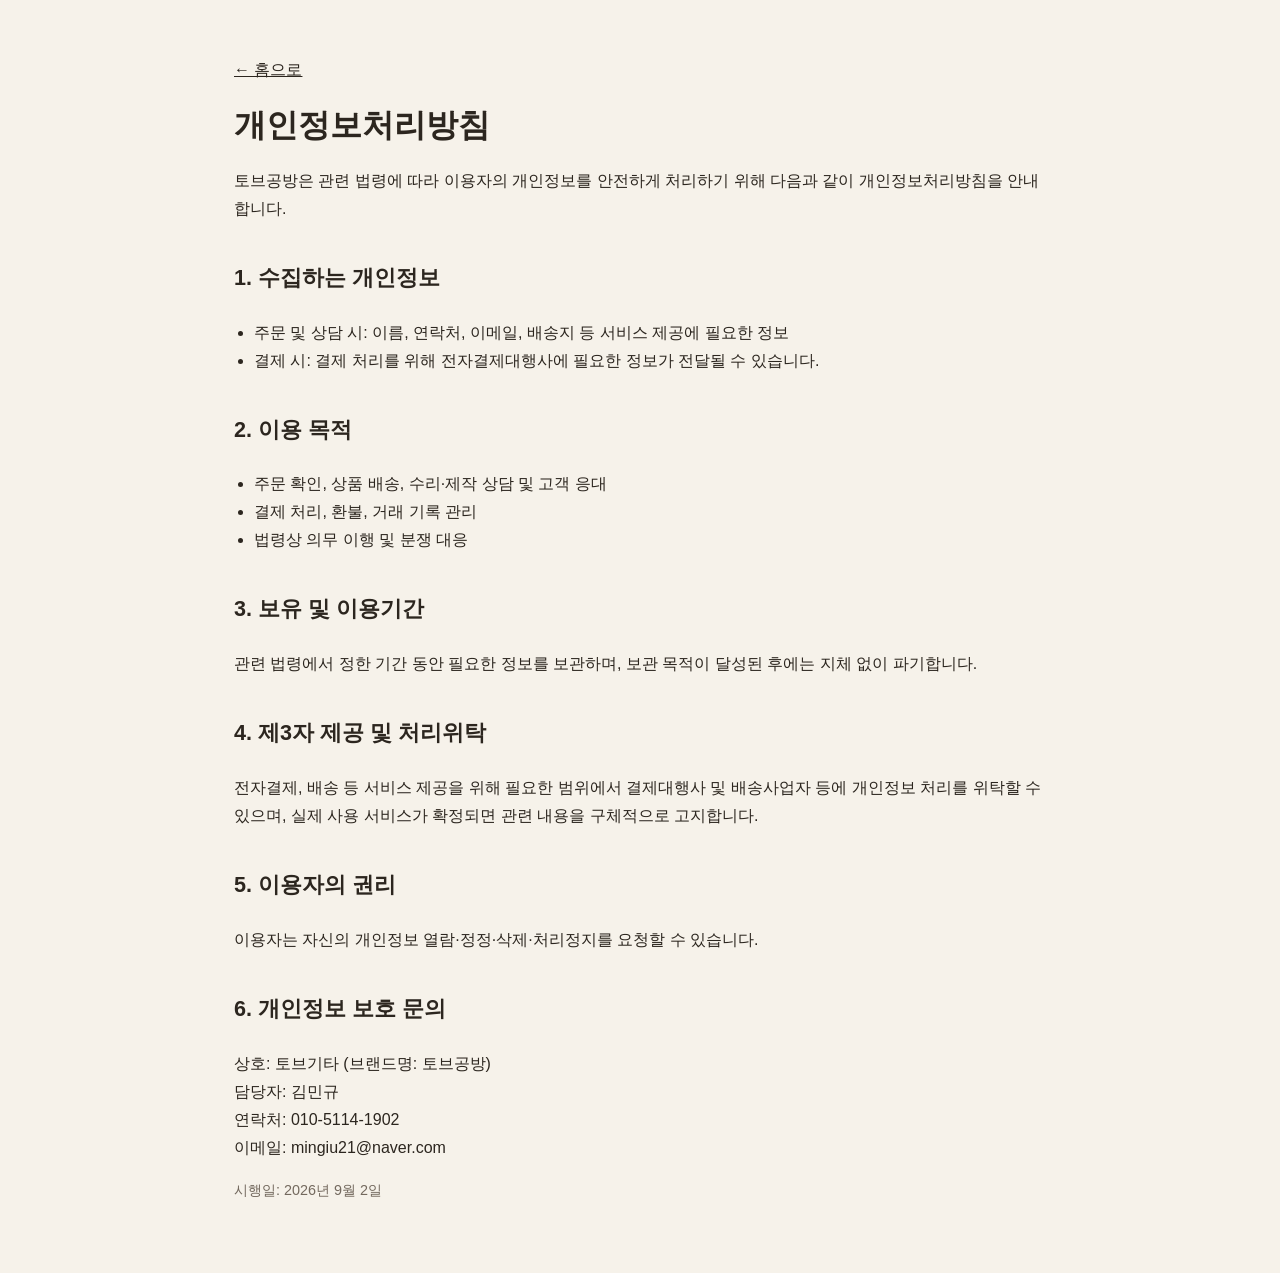
<file: privacy.html>
<!doctype html>
<html lang="ko">
<head><meta charset="utf-8"><meta name="viewport" content="width=device-width,initial-scale=1">
<title>개인정보처리방침 | TOV Workshop</title><link rel="stylesheet" href="style.css"></head>
<body><main class="policy">
<a href="index.html">← 홈으로</a>
<h1>개인정보처리방침</h1>
<p>토브공방은 관련 법령에 따라 이용자의 개인정보를 안전하게 처리하기 위해 다음과 같이 개인정보처리방침을 안내합니다.</p>

<h2>1. 수집하는 개인정보</h2>
<ul><li>주문 및 상담 시: 이름, 연락처, 이메일, 배송지 등 서비스 제공에 필요한 정보</li>
<li>결제 시: 결제 처리를 위해 전자결제대행사에 필요한 정보가 전달될 수 있습니다.</li></ul>

<h2>2. 이용 목적</h2>
<ul><li>주문 확인, 상품 배송, 수리·제작 상담 및 고객 응대</li>
<li>결제 처리, 환불, 거래 기록 관리</li>
<li>법령상 의무 이행 및 분쟁 대응</li></ul>

<h2>3. 보유 및 이용기간</h2>
<p>관련 법령에서 정한 기간 동안 필요한 정보를 보관하며, 보관 목적이 달성된 후에는 지체 없이 파기합니다.</p>

<h2>4. 제3자 제공 및 처리위탁</h2>
<p>전자결제, 배송 등 서비스 제공을 위해 필요한 범위에서 결제대행사 및 배송사업자 등에 개인정보 처리를 위탁할 수 있으며, 실제 사용 서비스가 확정되면 관련 내용을 구체적으로 고지합니다.</p>

<h2>5. 이용자의 권리</h2>
<p>이용자는 자신의 개인정보 열람·정정·삭제·처리정지를 요청할 수 있습니다.</p>

<h2>6. 개인정보 보호 문의</h2>
<p>상호: 토브기타 (브랜드명: 토브공방)<br>담당자: 김민규<br>연락처: 010-5114-1902<br>이메일: mingiu21@naver.com</p>

<p class="small">시행일: 2026년 9월 2일</p>
</main></body></html>
</file>
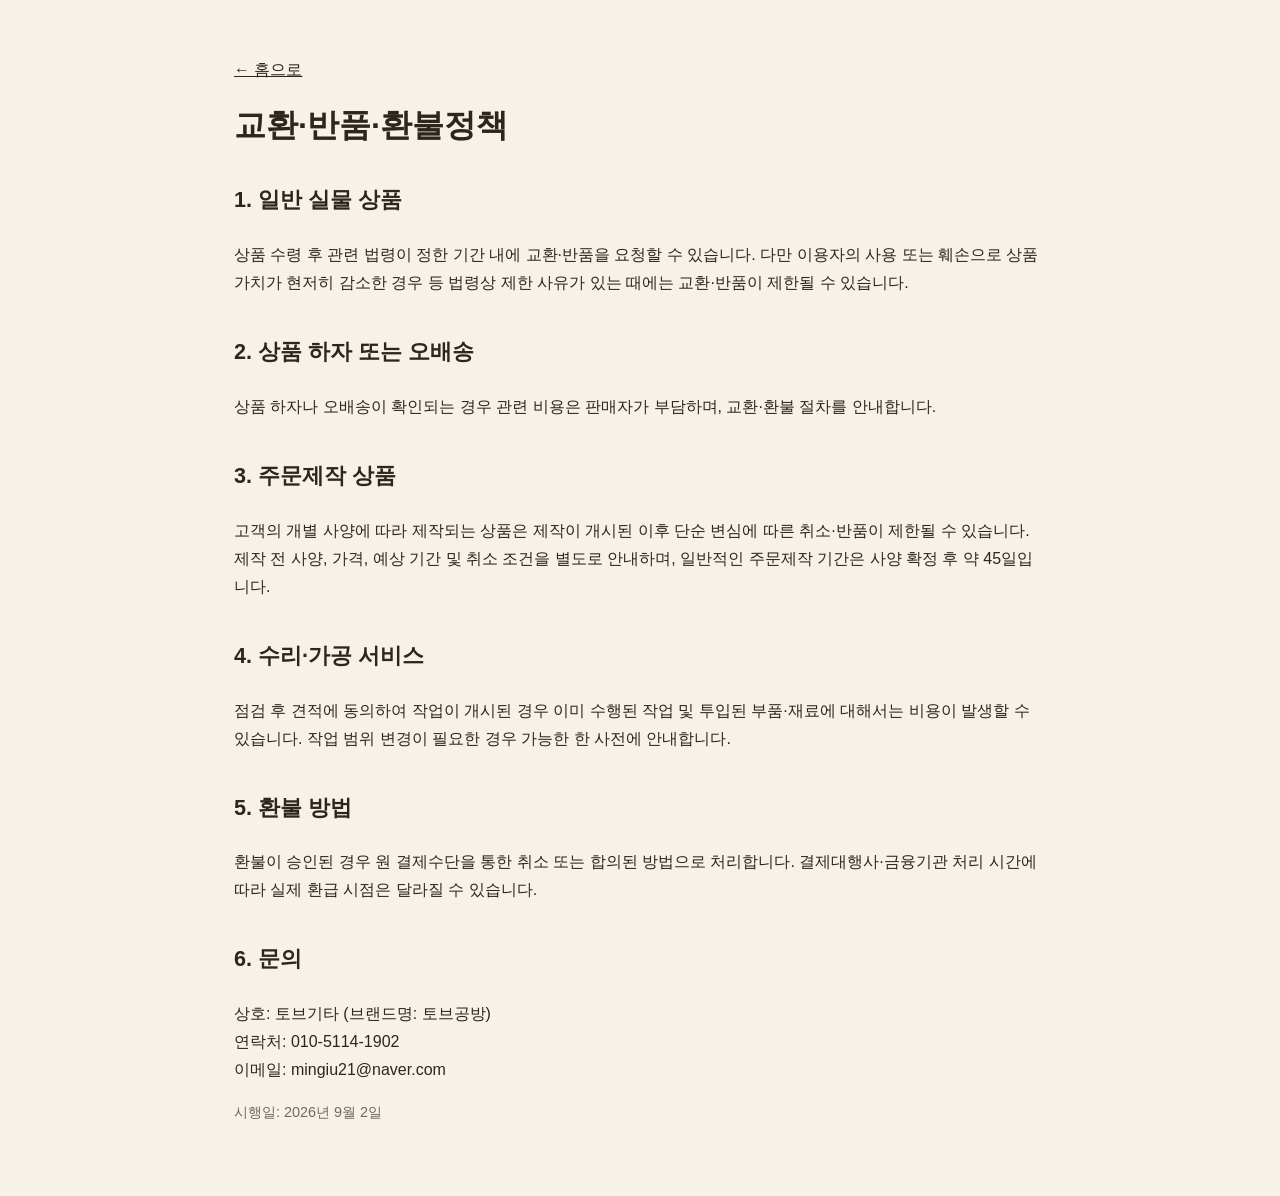
<file: refund.html>
<!doctype html>
<html lang="ko">
<head><meta charset="utf-8"><meta name="viewport" content="width=device-width,initial-scale=1">
<title>교환·반품·환불정책 | TOV Workshop</title><link rel="stylesheet" href="style.css"></head>
<body><main class="policy">
<a href="index.html">← 홈으로</a>
<h1>교환·반품·환불정책</h1>

<h2>1. 일반 실물 상품</h2>
<p>상품 수령 후 관련 법령이 정한 기간 내에 교환·반품을 요청할 수 있습니다. 다만 이용자의 사용 또는 훼손으로 상품 가치가 현저히 감소한 경우 등 법령상 제한 사유가 있는 때에는 교환·반품이 제한될 수 있습니다.</p>

<h2>2. 상품 하자 또는 오배송</h2>
<p>상품 하자나 오배송이 확인되는 경우 관련 비용은 판매자가 부담하며, 교환·환불 절차를 안내합니다.</p>

<h2>3. 주문제작 상품</h2>
<p>고객의 개별 사양에 따라 제작되는 상품은 제작이 개시된 이후 단순 변심에 따른 취소·반품이 제한될 수 있습니다. 제작 전 사양, 가격, 예상 기간 및 취소 조건을 별도로 안내하며, 일반적인 주문제작 기간은 사양 확정 후 약 45일입니다.</p>

<h2>4. 수리·가공 서비스</h2>
<p>점검 후 견적에 동의하여 작업이 개시된 경우 이미 수행된 작업 및 투입된 부품·재료에 대해서는 비용이 발생할 수 있습니다. 작업 범위 변경이 필요한 경우 가능한 한 사전에 안내합니다.</p>

<h2>5. 환불 방법</h2>
<p>환불이 승인된 경우 원 결제수단을 통한 취소 또는 합의된 방법으로 처리합니다. 결제대행사·금융기관 처리 시간에 따라 실제 환급 시점은 달라질 수 있습니다.</p>

<h2>6. 문의</h2>
<p>상호: 토브기타 (브랜드명: 토브공방)<br>연락처: 010-5114-1902<br>이메일: mingiu21@naver.com</p>

<p class="small">시행일: 2026년 9월 2일</p>
</main></body></html>
</file>
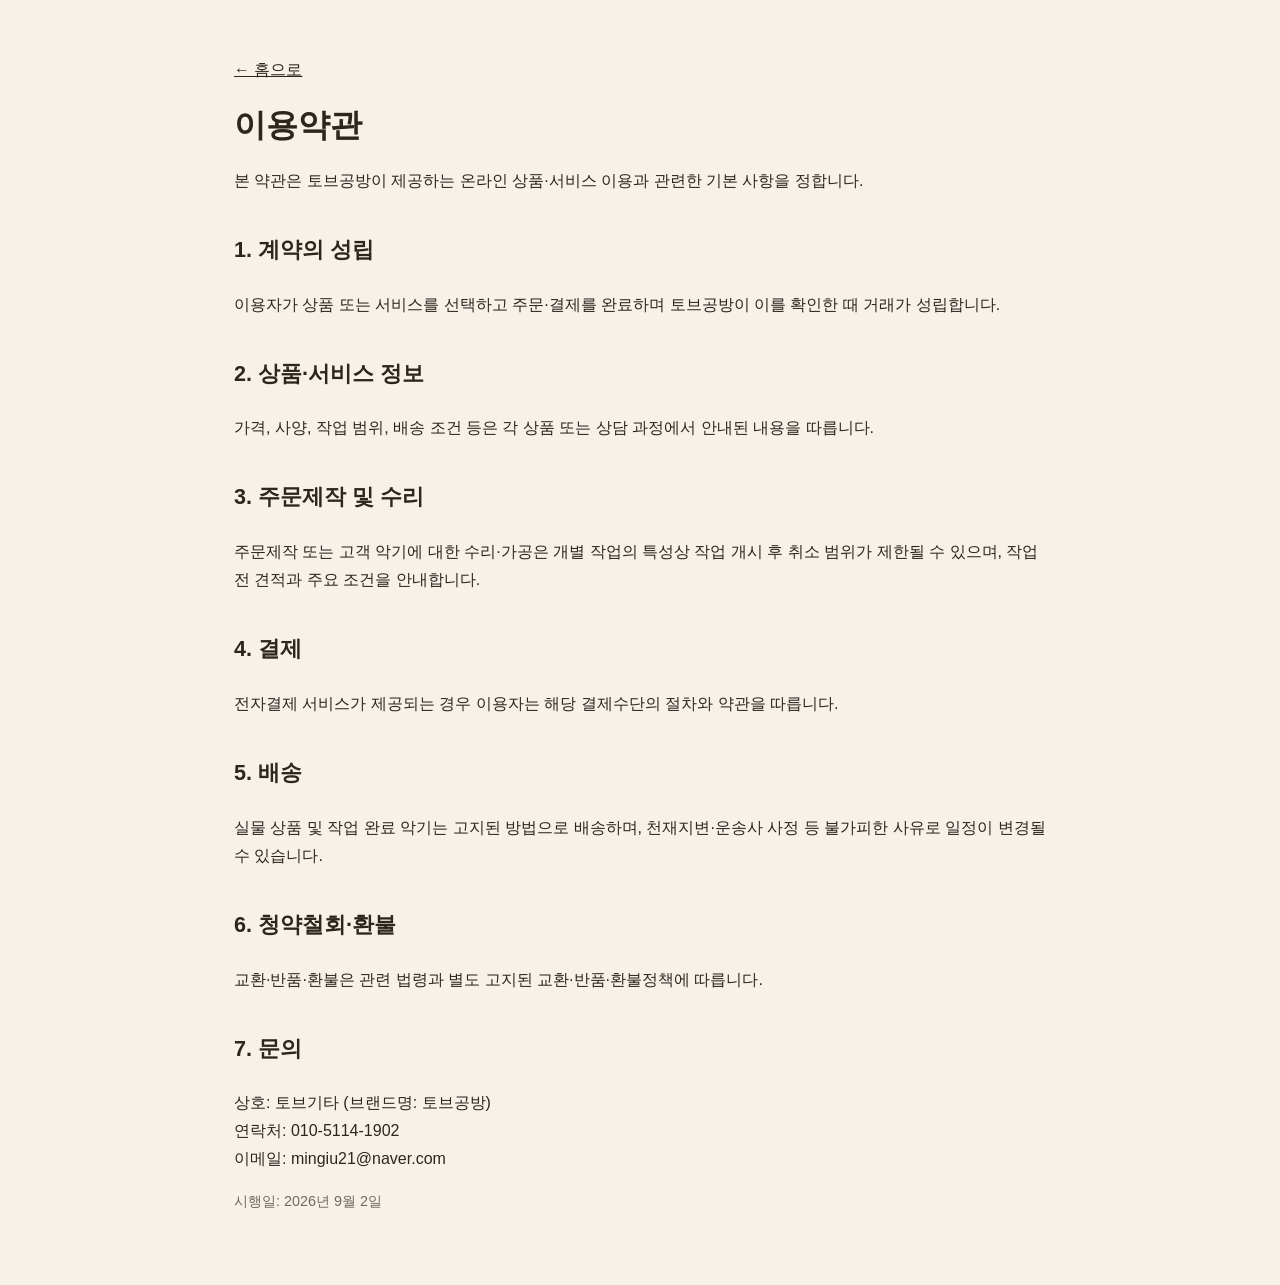
<file: terms.html>
<!doctype html>
<html lang="ko">
<head><meta charset="utf-8"><meta name="viewport" content="width=device-width,initial-scale=1">
<title>이용약관 | TOV Workshop</title><link rel="stylesheet" href="style.css"></head>
<body><main class="policy">
<a href="index.html">← 홈으로</a>
<h1>이용약관</h1>
<p>본 약관은 토브공방이 제공하는 온라인 상품·서비스 이용과 관련한 기본 사항을 정합니다.</p>

<h2>1. 계약의 성립</h2>
<p>이용자가 상품 또는 서비스를 선택하고 주문·결제를 완료하며 토브공방이 이를 확인한 때 거래가 성립합니다.</p>

<h2>2. 상품·서비스 정보</h2>
<p>가격, 사양, 작업 범위, 배송 조건 등은 각 상품 또는 상담 과정에서 안내된 내용을 따릅니다.</p>

<h2>3. 주문제작 및 수리</h2>
<p>주문제작 또는 고객 악기에 대한 수리·가공은 개별 작업의 특성상 작업 개시 후 취소 범위가 제한될 수 있으며, 작업 전 견적과 주요 조건을 안내합니다.</p>

<h2>4. 결제</h2>
<p>전자결제 서비스가 제공되는 경우 이용자는 해당 결제수단의 절차와 약관을 따릅니다.</p>

<h2>5. 배송</h2>
<p>실물 상품 및 작업 완료 악기는 고지된 방법으로 배송하며, 천재지변·운송사 사정 등 불가피한 사유로 일정이 변경될 수 있습니다.</p>

<h2>6. 청약철회·환불</h2>
<p>교환·반품·환불은 관련 법령과 별도 고지된 교환·반품·환불정책에 따릅니다.</p>

<h2>7. 문의</h2>
<p>상호: 토브기타 (브랜드명: 토브공방)<br>연락처: 010-5114-1902<br>이메일: mingiu21@naver.com</p>

<p class="small">시행일: 2026년 9월 2일</p>
</main></body></html>
</file>
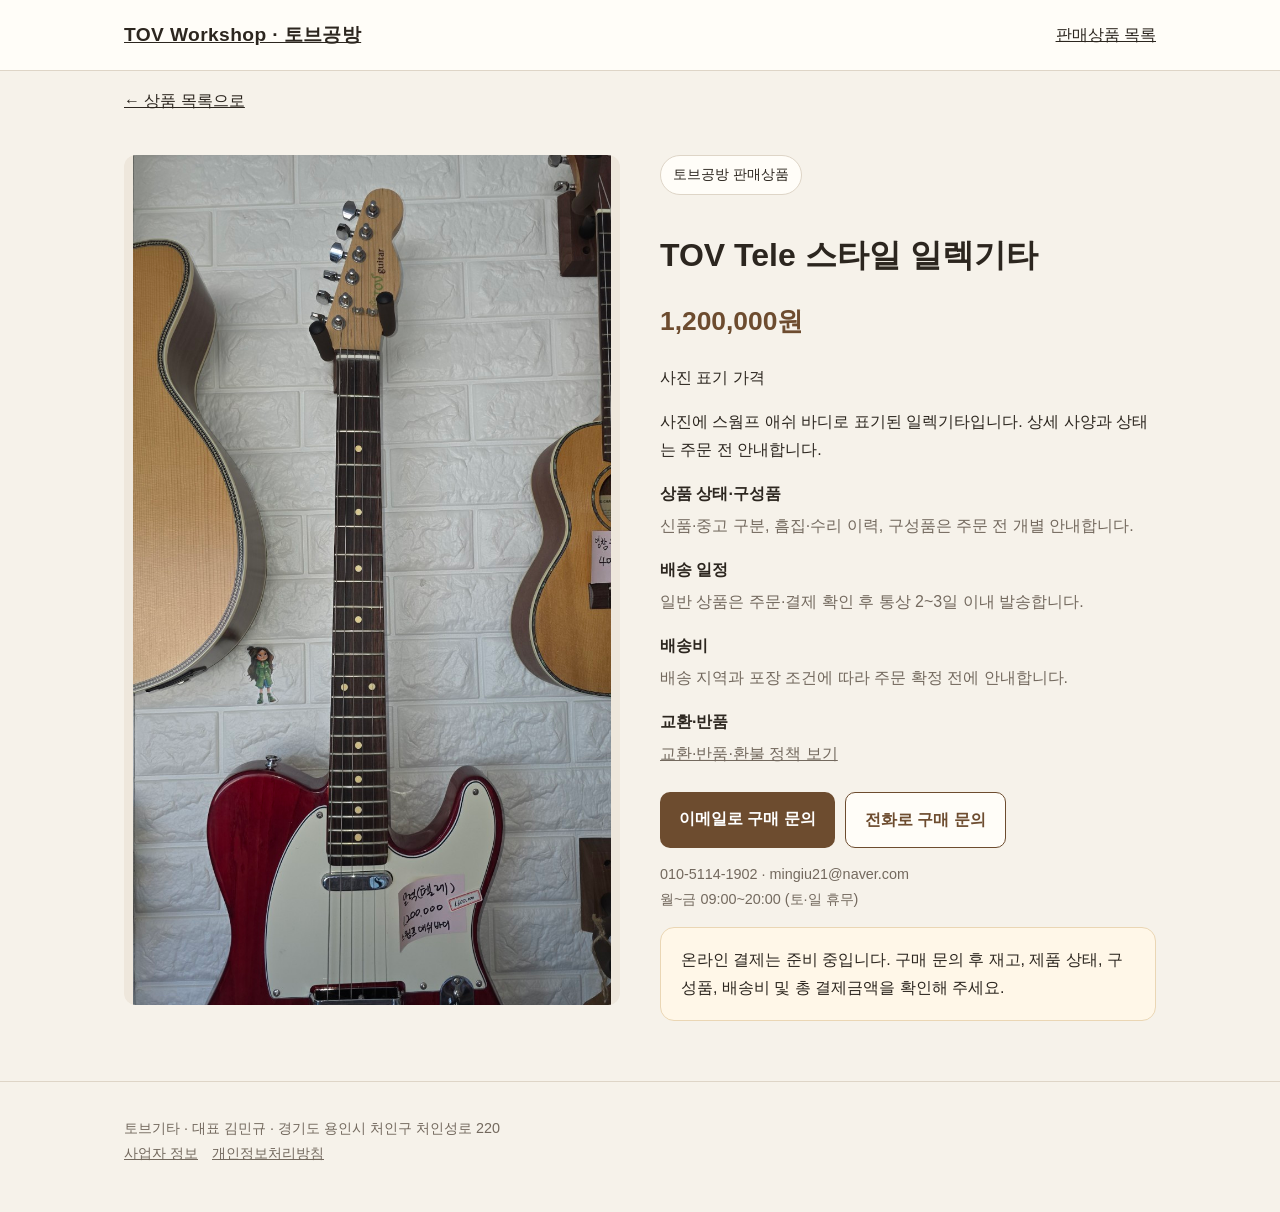
<file: tov-tele.html>
<!doctype html><html lang="ko"><head><meta charset="utf-8"><meta name="viewport" content="width=device-width,initial-scale=1"><title>TOV Tele 스타일 일렉기타 | 토브공방</title><link rel="stylesheet" href="style.css"></head><body><header><div class="wrap nav"><a class="brand" href="index.html">TOV Workshop · 토브공방</a><a href="index.html#products">판매상품 목록</a></div></header><main class="wrap"><p><a href="index.html#products">← 상품 목록으로</a></p><div class="product-detail"><a href="images/tov-tele.jpg" aria-label="상품 원본 사진 크게 보기"><img class="detail-photo" src="images/tov-tele.jpg" alt="TOV Tele 스타일 일렉기타 실제 판매 사진"></a><div><span class="badge">토브공방 판매상품</span><h1>TOV Tele 스타일 일렉기타</h1><p class="price">1,200,000원</p><p>사진 표기 가격</p><p>사진에 스웜프 애쉬 바디로 표기된 일렉기타입니다. 상세 사양과 상태는 주문 전 안내합니다.</p><dl><dt>상품 상태·구성품</dt><dd>신품·중고 구분, 흠집·수리 이력, 구성품은 주문 전 개별 안내합니다.</dd><dt>배송 일정</dt><dd>일반 상품은 주문·결제 확인 후 통상 2~3일 이내 발송합니다.</dd><dt>배송비</dt><dd>배송 지역과 포장 조건에 따라 주문 확정 전에 안내합니다.</dd><dt>교환·반품</dt><dd><a href="refund.html">교환·반품·환불 정책 보기</a></dd></dl><div class="actions"><a class="cta" href="mailto:mingiu21@naver.com?subject=%5B%EC%83%81%ED%92%88%20%EA%B5%AC%EB%A7%A4%20%EB%AC%B8%EC%9D%98%5D%20TOV%20Tele%20%EC%8A%A4%ED%83%80%EC%9D%BC%20%EC%9D%BC%EB%A0%89%EA%B8%B0%ED%83%80%201%2C200%2C000%EC%9B%90">이메일로 구매 문의</a><a class="cta secondary" href="tel:01051141902">전화로 구매 문의</a></div><p class="small">010-5114-1902 · mingiu21@naver.com<br>월~금 09:00~20:00 (토·일 휴무)</p><div class="notice">온라인 결제는 준비 중입니다. 구매 문의 후 재고, 제품 상태, 구성품, 배송비 및 총 결제금액을 확인해 주세요.</div></div></div></main><footer><div class="wrap">토브기타 · 대표 김민규 · 경기도 용인시 처인구 처인성로 220<br><a href="index.html#business">사업자 정보</a><a href="privacy.html">개인정보처리방침</a></div></footer></body></html>
</file>
<file: style.css>
:root{
  --bg:#f6f2ea;
  --paper:#fffdf8;
  --ink:#2c261f;
  --muted:#73695e;
  --accent:#6d4c2f;
  --line:#ded5c7;
  --soft:#eee7dc;
}
*{box-sizing:border-box}
html{scroll-behavior:smooth}
body{
  margin:0;
  font-family:"Noto Sans KR","Apple SD Gothic Neo","Malgun Gothic",sans-serif;
  background:var(--bg);
  color:var(--ink);
  line-height:1.75;
}
a{color:inherit}
.wrap{max-width:1080px;margin:0 auto;padding:0 24px}
header{
  position:sticky;top:0;z-index:10;
  background:rgba(255,253,248,.96);
  border-bottom:1px solid var(--line);
  backdrop-filter:blur(8px);
}
.nav{display:flex;align-items:center;justify-content:space-between;min-height:70px;gap:20px}
.brand{font-weight:800;font-size:1.2rem;letter-spacing:.02em}
.navlinks{display:flex;gap:18px;flex-wrap:wrap;font-size:.94rem}
.navlinks a{text-decoration:none;color:var(--muted)}
.hero{
  padding:88px 0 72px;
  background:linear-gradient(180deg,#f3ede2 0%,#f6f2ea 100%);
}
.hero h1{font-size:clamp(2.1rem,6vw,4.4rem);line-height:1.12;margin:0 0 18px}
.hero p{max-width:720px;font-size:1.08rem;color:var(--muted);margin:0 0 28px}
.badge{
  display:inline-block;padding:7px 12px;border:1px solid var(--line);
  background:var(--paper);border-radius:999px;font-size:.86rem;margin-bottom:18px
}
.cta{
  display:inline-block;background:var(--accent);color:#fff;text-decoration:none;
  padding:13px 19px;border-radius:10px;font-weight:700
}
section{padding:66px 0}
h2{font-size:1.85rem;margin:0 0 22px}
h3{margin-top:0}
.grid{display:grid;grid-template-columns:repeat(3,1fr);gap:18px}
.card{
  background:var(--paper);border:1px solid var(--line);border-radius:16px;padding:24px;
  box-shadow:0 4px 18px rgba(70,55,35,.04)
}
.card p{margin-bottom:0;color:var(--muted)}
.notice{background:#fff7e8;border:1px solid #ead6b4;border-radius:14px;padding:18px 20px}
.info{width:100%;border-collapse:collapse;background:var(--paper);border:1px solid var(--line)}
.info th,.info td{padding:13px 15px;border-bottom:1px solid var(--line);text-align:left;vertical-align:top}
.info th{width:190px;background:var(--soft)}
footer{border-top:1px solid var(--line);padding:34px 0 46px;color:var(--muted);font-size:.9rem}
footer a{margin-right:14px}
.policy{max-width:860px;margin:0 auto;padding:56px 24px}
.policy h1{line-height:1.25}
.policy h2{font-size:1.35rem;margin-top:36px}
.policy ul{padding-left:20px}
.small{font-size:.9rem;color:var(--muted)}
@media (max-width:780px){
  .grid{grid-template-columns:1fr}
  .nav{align-items:flex-start;flex-direction:column;padding:16px 0}
  .navlinks{gap:12px}
  .hero{padding-top:54px}
  .info th{width:130px}
}

/* 판매상품 */
section[id]{scroll-margin-top:100px}.product{padding:0;overflow:hidden}.product img{display:block;width:100%;height:360px;object-fit:contain;background:#e8e3db}.product-body{padding:22px}.product h3{margin:8px 0}.product h3 a{text-decoration:none}.product .price,.price{font-size:1.65rem;font-weight:800;color:var(--accent);margin:12px 0 20px}.product .small{margin:0;font-size:.9rem}.product-grid{align-items:start}.product-detail{display:grid;grid-template-columns:1fr 1fr;gap:40px;padding:24px 0 60px}.detail-photo{display:block;width:100%;max-height:850px;object-fit:contain;background:var(--soft);border-radius:12px}.product-detail h1{font-size:2rem;line-height:1.3}.product-detail dt{font-weight:700;margin-top:16px}.product-detail dd{margin:4px 0 0;color:var(--muted)}.actions{display:flex;flex-wrap:wrap;gap:10px;margin-top:24px}.secondary{background:var(--paper);color:var(--accent);border:1px solid var(--accent)}.workshop-banner{display:block;width:100%;height:auto;border-radius:16px;margin-bottom:24px}a:focus-visible{outline:3px solid #965b26;outline-offset:4px}.info td{overflow-wrap:anywhere}@media(max-width:780px){.product-grid{grid-template-columns:repeat(2,minmax(0,1fr))}.product img{height:300px}.product-detail{grid-template-columns:1fr}.nav{padding:16px 24px}.product-body{padding:16px}section[id]{scroll-margin-top:160px}}@media(max-width:520px){.product-grid{grid-template-columns:1fr}.product img{height:420px}.info th{width:100px}.wrap{padding-left:18px;padding-right:18px}}@media(prefers-reduced-motion:reduce){html{scroll-behavior:auto}}
</file>
